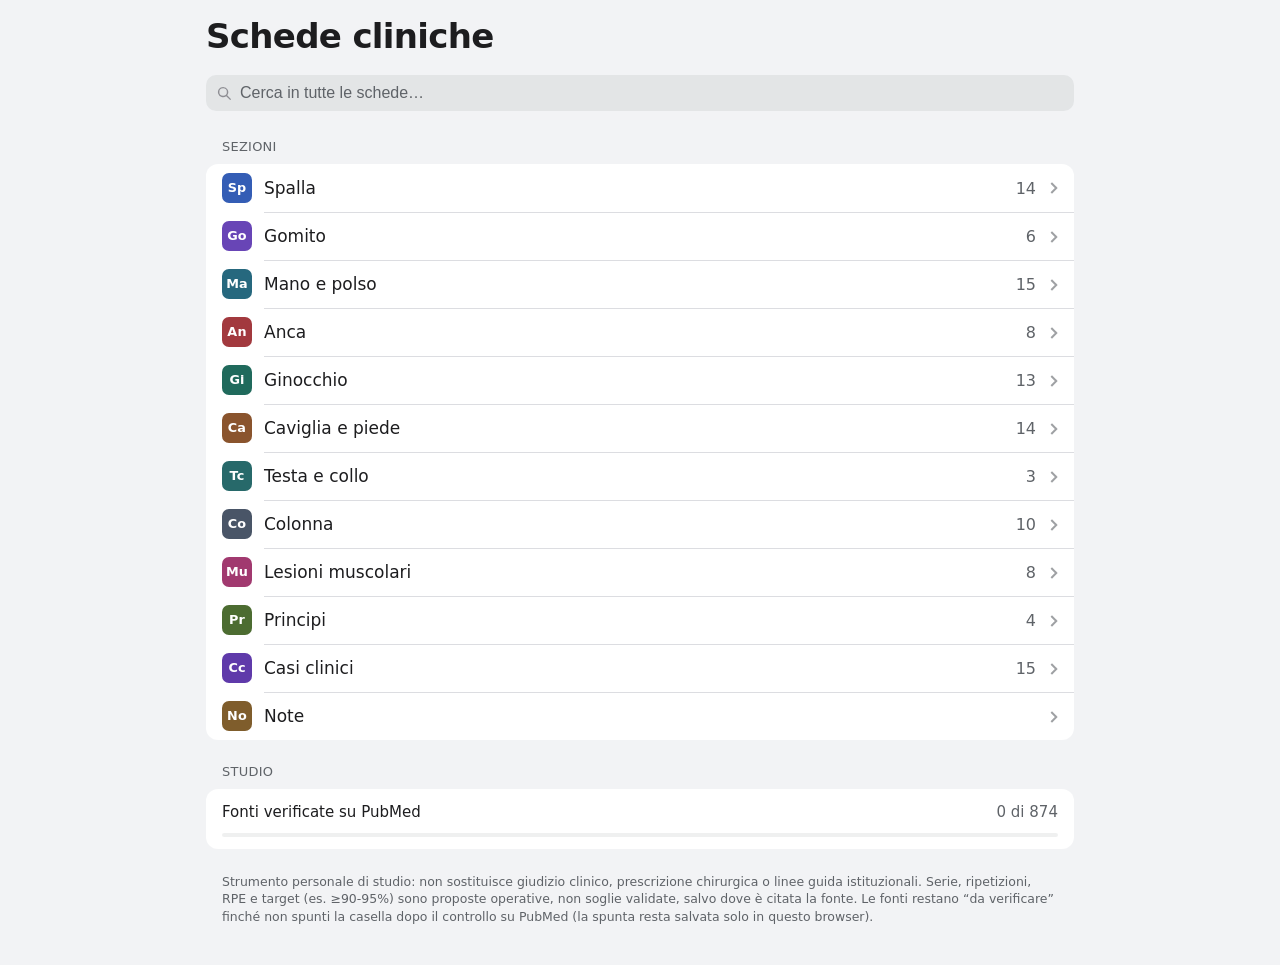
<file: index.html>
<!DOCTYPE html>
<html lang="it">
<head>
<meta charset="utf-8">
<meta name="viewport" content="width=device-width, initial-scale=1, viewport-fit=cover">
<meta name="description" content="Schede cliniche di ortopedia e sport per studio, ripasso e pratica clinica.">
<!-- Colore della barra di stato: uguale allo sfondo in cima alla pagina (--bg), uno per tema -->
<meta name="theme-color" media="(prefers-color-scheme: light)" content="#f2f3f5">
<meta name="theme-color" media="(prefers-color-scheme: dark)" content="#111214">
<meta name="color-scheme" content="light dark">
<title>Schede cliniche · Ortopedia e sport</title>
<!-- Icona: SVG per il browser, PNG 180x180 per la schermata Home di iPhone (iOS arrotonda gli angoli da solo) -->
<link rel="icon" href="img/icon.svg" type="image/svg+xml">
<link rel="apple-touch-icon" href="img/apple-touch-icon.png">
<!-- App installabile e funzionante offline: manifest + service worker (sw.js) -->
<link rel="manifest" href="manifest.webmanifest">
<meta name="apple-mobile-web-app-title" content="Schede cliniche">
<link rel="stylesheet" href="css/style.css">
</head>
<body>
<nav id="nav"></nav>
<div id="cbar"></div>
<div id="hero"></div>
<main>
<input type="search" id="q" placeholder="Cerca patologia, esercizio, test…" aria-label="Cerca">
<div id="tiles"></div>
<div id="list"></div>
<p class="foot">Strumento personale di studio: non sostituisce giudizio clinico, prescrizione chirurgica o linee guida istituzionali. Serie, ripetizioni, RPE e target (es. ≥90-95%) sono proposte operative, non soglie validate, salvo dove è citata la fonte. Le fonti restano “da verificare” finché non spunti la casella dopo il controllo su PubMed (la spunta resta salvata solo in questo browser).</p>
</main>
<button class="top" id="top" aria-label="Torna su">↑</button>

<!-- Ordine di caricamento: NON cambiarlo (fonti e base prima delle sezioni, app per ultima) -->
<script src="js/fonti-corso.js"></script>
<script src="js/schede-base.js"></script>
<script src="js/schede-spalla.js"></script>
<script src="js/schede-gomito.js"></script>
<script src="js/schede-mano.js"></script>
<script src="js/schede-anca.js"></script>
<script src="js/schede-ginocchio.js"></script>
<script src="js/schede-caviglia.js"></script>
<script src="js/schede-testa.js"></script>
<script src="js/schede-colonna.js"></script>
<script src="js/schede-muscoli.js"></script>
<script src="js/schede-principi.js"></script>
<script src="js/app.js"></script>
<script>
// Funzionamento offline: registra il service worker solo su https (sito pubblicato) o su localhost
if("serviceWorker" in navigator && (location.protocol==="https:" || location.hostname==="localhost"))
  navigator.serviceWorker.register("sw.js").catch(()=>{});
</script>
</body>
</html>
</file>
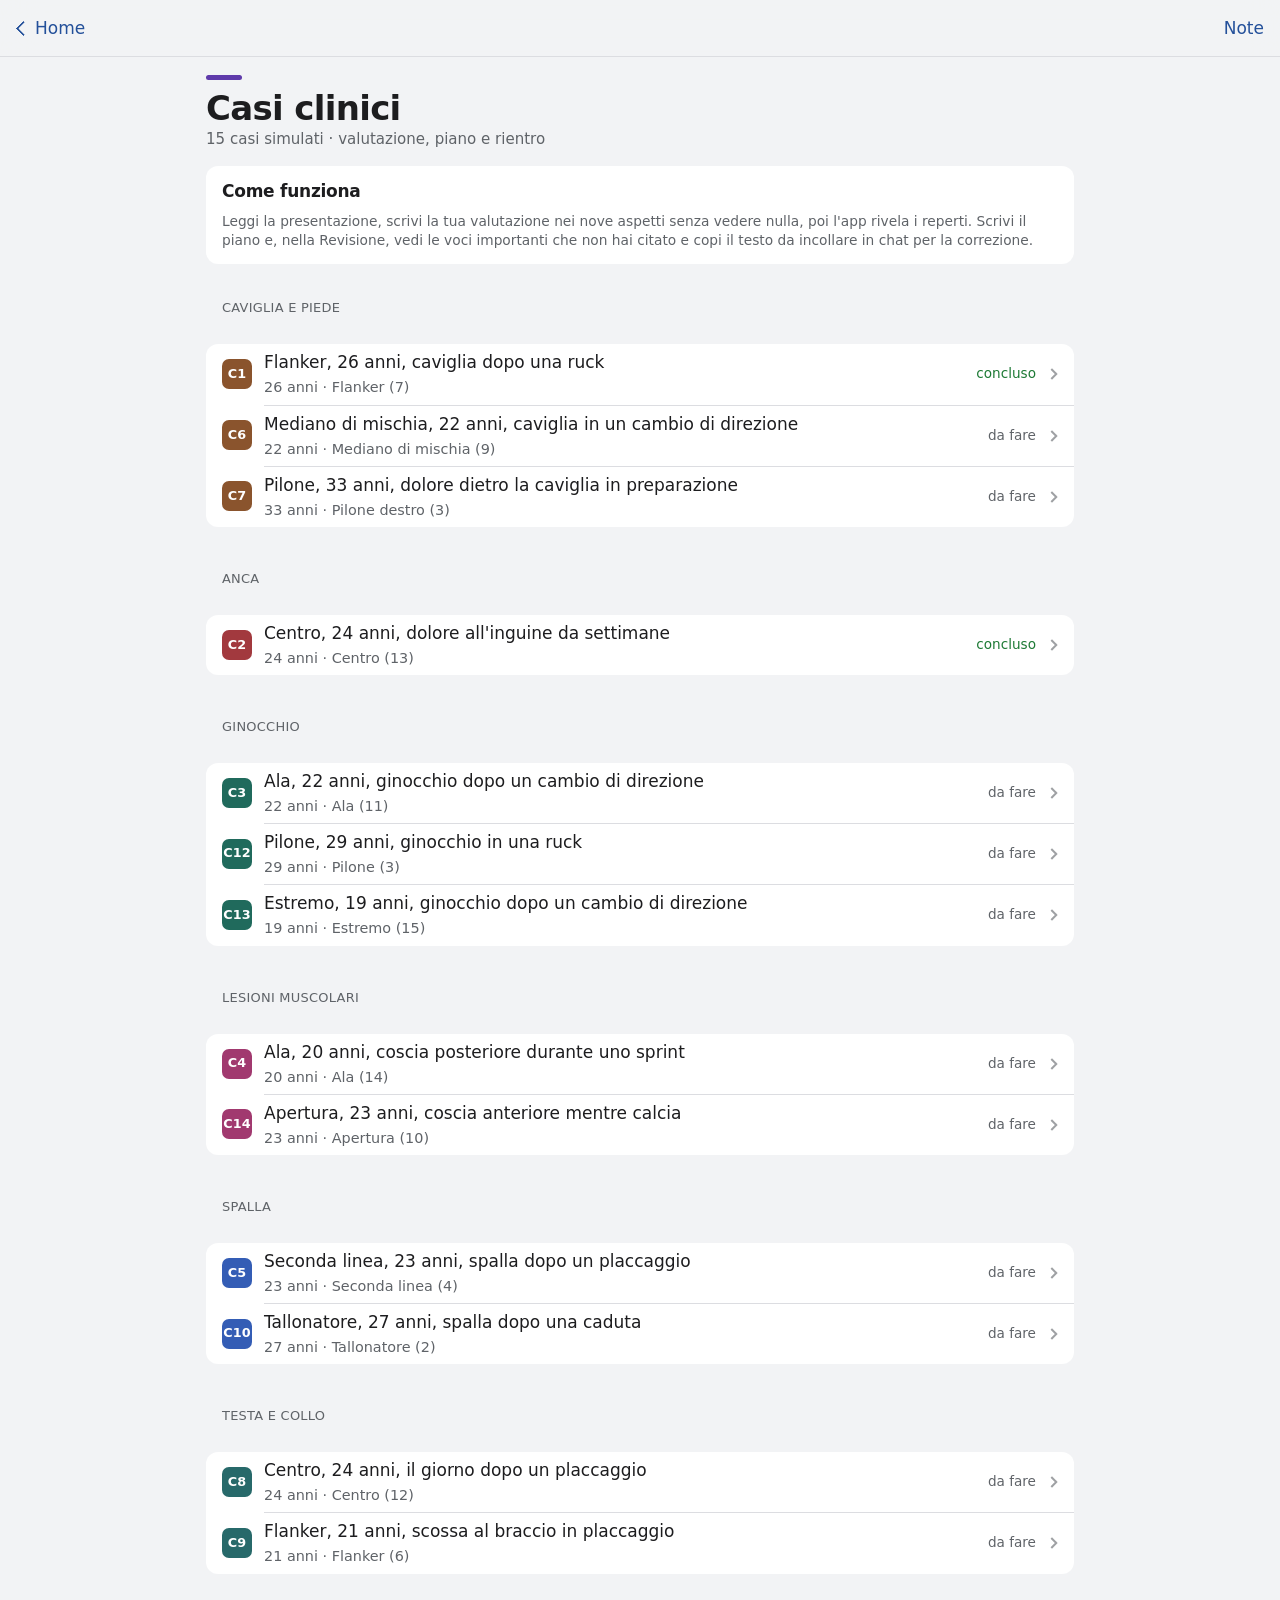
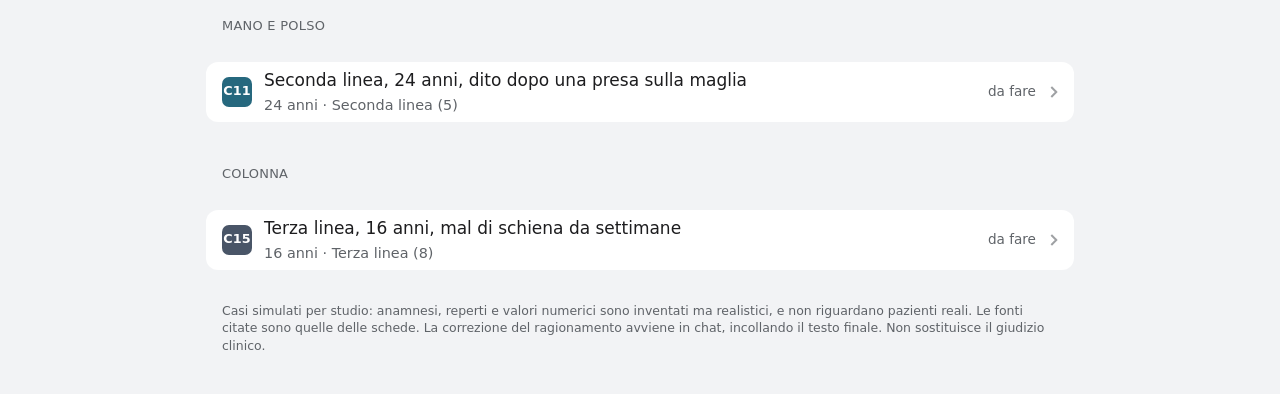
<file: casi.html>
<!DOCTYPE html>
<html lang="it">
<head>
<meta charset="utf-8">
<meta name="viewport" content="width=device-width, initial-scale=1, viewport-fit=cover">
<meta name="description" content="Casi clinici simulati per allenare valutazione, obiettivi, fasi, esercizi e rientro allo sport.">
<meta name="theme-color" media="(prefers-color-scheme: light)" content="#f2f3f5">
<meta name="theme-color" media="(prefers-color-scheme: dark)" content="#111214">
<meta name="color-scheme" content="light dark">
<title>Casi clinici · Schede cliniche</title>
<link rel="icon" href="img/icon.svg" type="image/svg+xml">
<link rel="apple-touch-icon" href="img/apple-touch-icon.png">
<link rel="manifest" href="manifest.webmanifest">
<meta name="apple-mobile-web-app-title" content="Schede cliniche">
<link rel="stylesheet" href="css/style.css">
<link rel="stylesheet" href="css/casi.css">
</head>
<body>
<nav id="nav"></nav>
<div id="hero"></div>
<main>
<div id="view"></div>
<p class="foot">Casi simulati per studio: anamnesi, reperti e valori numerici sono inventati ma realistici, e non riguardano pazienti reali. Le fonti citate sono quelle delle schede. La correzione del ragionamento avviene in chat, incollando il testo finale. Non sostituisce il giudizio clinico.</p>
</main>

<!-- Ordine di caricamento: prima i dati dei casi, poi la logica -->
<script src="js/casi-dati.js"></script>
<script src="js/casi.js"></script>
<script>
if("serviceWorker" in navigator && (location.protocol==="https:" || location.hostname==="localhost"))
  navigator.serviceWorker.register("sw.js").catch(()=>{});
</script>
</body>
</html>
</file>
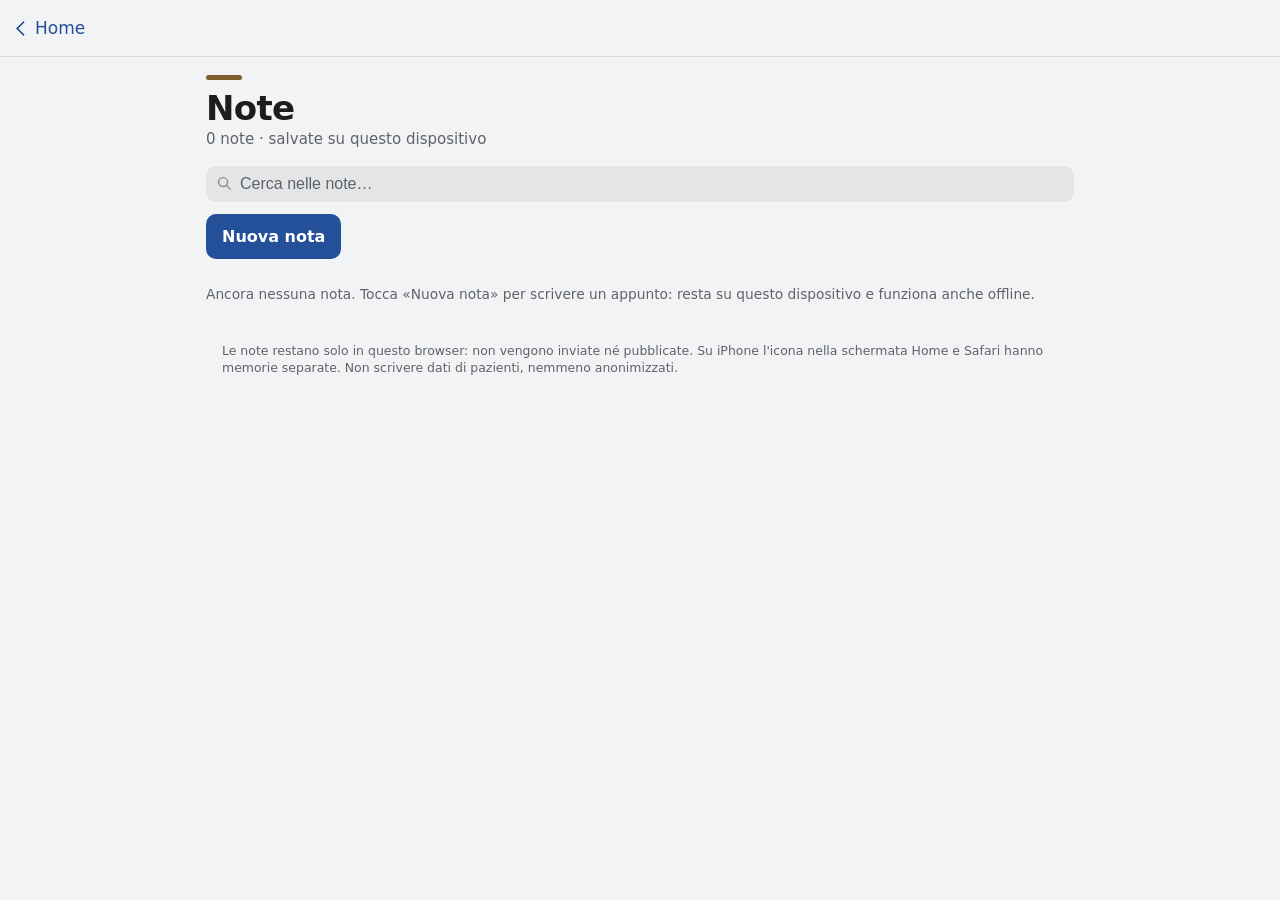
<file: note.html>
<!DOCTYPE html>
<html lang="it">
<head>
<meta charset="utf-8">
<meta name="viewport" content="width=device-width, initial-scale=1, viewport-fit=cover">
<meta name="description" content="Note personali di studio, salvate solo su questo dispositivo.">
<meta name="theme-color" media="(prefers-color-scheme: light)" content="#f2f3f5">
<meta name="theme-color" media="(prefers-color-scheme: dark)" content="#111214">
<meta name="color-scheme" content="light dark">
<title>Note · Schede cliniche</title>
<link rel="icon" href="img/icon.svg" type="image/svg+xml">
<link rel="apple-touch-icon" href="img/apple-touch-icon.png">
<link rel="manifest" href="manifest.webmanifest">
<meta name="apple-mobile-web-app-title" content="Schede cliniche">
<link rel="stylesheet" href="css/style.css">
<link rel="stylesheet" href="css/casi.css">
</head>
<body>
<nav id="nav"></nav>
<div id="hero"></div>
<main>
<div id="view"></div>
<p class="foot">Le note restano solo in questo browser: non vengono inviate né pubblicate. Su iPhone l'icona nella schermata Home e Safari hanno memorie separate. Non scrivere dati di pazienti, nemmeno anonimizzati.</p>
</main>

<!-- I dati dei casi servono solo per il titolo del caso collegato a una nota -->
<script src="js/casi-dati.js"></script>
<script src="js/note.js"></script>
<script>
if("serviceWorker" in navigator && (location.protocol==="https:" || location.hostname==="localhost"))
  navigator.serviceWorker.register("sw.js").catch(()=>{});
</script>
</body>
</html>
</file>
<file: css/style.css>
/* Grafica in stile iOS, neutra e professionale: grigio chiaro e bianco, un solo accento blu profondo, colori di sezione smorzati.
   --acf: sfondo pieno sotto testo bianco. --dtp: quanta tinta di sezione tenere nel testo colorato (il resto è --tx). */
:root{--bg:#f2f3f5;--card:#fff;--card2:#f2f3f5;--tx:#1d1d1f;--mu:#5f6368;--ln:#dcdde1;--fill:rgba(60,64,72,.08);--hl:#ebecef;--ac:#24509a;--acf:#24509a;--red:#c0000f;--yel:#8a6100;--ok:#1d7a35;--dtp:85%;--mat:rgba(242,243,245,.82);--lil:#eaf0f8;--tint:#4b5563;--tp:60%;box-sizing:border-box;padding-top:env(safe-area-inset-top,0px);padding-bottom:env(safe-area-inset-bottom,0px)}
@media (prefers-color-scheme:dark){:root:not([data-theme="light"]){--bg:#111214;--card:#1c1d20;--card2:#2a2b2f;--tx:#f2f3f5;--mu:#a1a3a8;--ln:#34363b;--fill:rgba(160,165,175,.16);--hl:#2a2b2f;--ac:#8db4ff;--acf:#24509a;--red:#ff6961;--yel:#ffd426;--ok:#5fd37f;--dtp:62%;--mat:rgba(17,18,20,.82);--lil:#1f2733;--tint:#e5e7eb;--tp:55%}}
:root[data-theme="dark"]{--bg:#111214;--card:#1c1d20;--card2:#2a2b2f;--tx:#f2f3f5;--mu:#a1a3a8;--ln:#34363b;--fill:rgba(160,165,175,.16);--hl:#2a2b2f;--ac:#8db4ff;--acf:#24509a;--red:#ff6961;--yel:#ffd426;--ok:#5fd37f;--dtp:62%;--mat:rgba(17,18,20,.82);--lil:#1f2733;--tint:#e5e7eb;--tp:55%}
*{box-sizing:border-box}
/* Tocco da app: niente flash grigio di sistema, niente attesa del doppio tocco, niente selezione del testo dei controlli */
html{-webkit-tap-highlight-color:transparent}
a,button,label,.nv,.row,.cb-s a{touch-action:manipulation}
button,.nv,.row,.cb-s a,.tag,.bd,.nw{-webkit-user-select:none;user-select:none;-webkit-touch-callout:none}
body{margin:0;background:var(--bg);color:var(--tx);font:16px/1.47 -apple-system,BlinkMacSystemFont,system-ui,"Segoe UI",Roboto,sans-serif;-webkit-text-size-adjust:100%;-webkit-font-smoothing:antialiased;overflow-x:clip}
main{max-width:900px;margin:auto;padding:4px 16px 40px}

/* Barre traslucide (materiale): il contenuto scorre sotto, sfocato */
#nav,#cbar,.top{background:var(--bg)}
@supports ((backdrop-filter:blur(1px)) or (-webkit-backdrop-filter:blur(1px))){#nav,#cbar,.top{background:var(--mat);-webkit-backdrop-filter:blur(20px) saturate(180%);backdrop-filter:blur(20px) saturate(180%)}}
@media (prefers-reduced-transparency:reduce){#nav,#cbar,.top{background:var(--bg);-webkit-backdrop-filter:none;backdrop-filter:none}}
#nav{position:sticky;top:0;z-index:5;display:flex;gap:8px;overflow-x:auto;padding:8px 16px;border-bottom:.5px solid var(--ln);white-space:nowrap;scrollbar-width:none;overscroll-behavior-x:contain}
#nav::-webkit-scrollbar{display:none}
.nv{cursor:pointer;padding:8px 14px;border-radius:99px;background:var(--fill);font-size:.94rem;font-weight:500;color:var(--tx);flex:0 0 auto;text-decoration:none}
.nv.on{background:var(--acf);color:#fff}
/* Pagina della scheda: "‹ Indietro" a sinistra, titolo piccolo al centro che compare quando il titolo grande esce dallo schermo */
body.det #nav{overflow:visible;min-height:52px;align-items:center}
.back{display:flex;align-items:center;gap:4px;border:0;background:none;color:var(--ac);font:inherit;font-size:1.0625rem;padding:6px 8px 6px 0;margin-left:-4px;cursor:pointer;min-height:40px;min-width:40px}
.bl{display:block;max-width:150px;white-space:nowrap;overflow:hidden;text-overflow:ellipsis;transition:max-width 200ms ease-out,opacity 150ms ease-out}
#nav.tt .bl{max-width:0;opacity:0}
.bk{flex:0 0 auto;width:11px;height:11px;border:solid currentColor;border-width:0 0 2.5px 2.5px;transform:rotate(45deg);margin:0 2px 0 6px;border-radius:1px}
.nt{position:absolute;left:50%;transform:translateX(-50%);max-width:calc(100% - 112px);white-space:nowrap;overflow:hidden;text-overflow:ellipsis;font-weight:600;font-size:1.0625rem;opacity:0;transition:opacity 150ms ease-out;pointer-events:none}
#nav.tt .nt{opacity:1}
body.det #q{display:none}
body.home #nav{display:none}
body:not(.det):not(.home) #nav{min-height:52px;align-items:center;overflow:visible}
/* Patologie di una sezione: una card per patologia, ben separate */
.lst{display:flex;flex-direction:column;gap:8px;margin:10px 0}
.lst .sr{background:var(--card);border-radius:12px;padding-left:16px;box-shadow:0 1px 2px rgba(0,0,0,.04)}
.lst .sr .rw{border-top:0!important;min-height:60px;padding-top:14px;padding-bottom:14px}
.lst .sr .rw b{font-weight:600}
.lst .sr .chev{border-color:var(--dt)}
.dh{padding-top:14px}
.dk{display:block;color:var(--dt);font-size:.78rem;font-weight:700;text-transform:uppercase;letter-spacing:.06em}
.dh h1{font-size:1.75rem;line-height:1.15;font-weight:700;letter-spacing:-.02em;margin:8px 0 6px}
.dh h1 .nw{vertical-align:6px}
article.sc{margin-top:12px}

/* Barra della scheda aperta, sotto la barra delle sezioni */
#cbar{position:fixed;left:0;right:0;z-index:4;border-bottom:.5px solid var(--ln);opacity:0;transform:translateY(-6px);pointer-events:none;transition:opacity 180ms ease-out,transform 180ms ease-out}
#cbar.on{opacity:1;transform:none;pointer-events:auto}
.cb-in{max-width:900px;margin:auto;padding:8px 16px}
.cb-s{display:flex;gap:6px;overflow-x:auto;scrollbar-width:none;overscroll-behavior-x:contain}.cb-s::-webkit-scrollbar{display:none}
.cb-s a{flex:0 0 auto;max-width:14em;overflow:hidden;text-overflow:ellipsis;white-space:nowrap;padding:7px 12px;border-radius:99px;background:var(--fill);color:var(--tx);font-size:.82rem;font-weight:500;cursor:pointer}
.cb-s a.on{background:var(--acf);color:#fff}

/* Titolo grande (large title) */
#hero{max-width:900px;margin:auto;padding:0 16px}
.hero h1,.ph h1{font-size:2.125rem;line-height:1.1;font-weight:700;letter-spacing:-.02em;margin:18px 0 4px}
/* Colore del distretto integrato: barretta sopra il titolo della sezione, occhiello colorato nella scheda, frecce delle card */
.ph,.dh,.lst .sr{--dt:color-mix(in srgb,var(--dc) var(--tp),var(--tint))}
.ph{padding-top:18px}
.ph::before{content:"";display:block;width:36px;height:5px;border-radius:99px;background:var(--dt)}
.ph h1{margin:10px 0 2px}.ph p{margin:2px 0 0;color:var(--mu);font-size:.94rem;line-height:1.35}

/* Campo di ricerca iOS: grigio, senza bordo, con la lente */
input[type=search]{-webkit-appearance:none;appearance:none;width:100%;padding:9px 12px 9px 34px;border:0;border-radius:10px;background:var(--fill) url("data:image/svg+xml,%3Csvg xmlns='http://www.w3.org/2000/svg' viewBox='0 0 16 16'%3E%3Cpath fill='%238e8e93' d='M6.5 1a5.5 5.5 0 0 1 4.38 8.82l3.65 3.65a.75.75 0 1 1-1.06 1.06l-3.65-3.65A5.5 5.5 0 1 1 6.5 1Zm0 1.5a4 4 0 1 0 0 8 4 4 0 0 0 0-8Z'/%3E%3C/svg%3E") 11px 50%/15px no-repeat;color:var(--tx);font-size:1rem;margin:12px 0 4px;outline:none}
input[type=search]::placeholder{color:var(--mu)}
input[type=search]:focus-visible{box-shadow:0 0 0 3px color-mix(in srgb,var(--ac) 35%,transparent)}

/* Gruppi ed elenchi (come l'app Impostazioni) */
.gh{font-size:.81rem;color:var(--mu);text-transform:uppercase;letter-spacing:.02em;margin:22px 16px 7px}
.grp{background:var(--card);border-radius:12px;overflow:hidden;overflow:clip;margin:8px 0}
.row{display:flex;align-items:center;gap:12px;padding:0 0 0 16px;color:var(--tx);text-decoration:none;cursor:pointer}
/* Sigla della sezione: due lettere bianche su colore pieno */
.ri{flex:0 0 auto;width:30px;height:30px;border-radius:7px;background:color-mix(in srgb,var(--dc) 60%,#4b5563);color:#fff;display:grid;place-items:center;font-size:.8rem;font-weight:700;letter-spacing:.01em;line-height:1}
.rw{flex:1;min-width:0;display:flex;align-items:center;gap:8px;min-height:48px;padding:6px 16px 6px 0}
.row+.row .rw{border-top:.5px solid var(--ln)}
.sr .rw{min-height:52px;padding-top:10px;padding-bottom:10px}.sr .rw b{font-size:1.0625rem;line-height:1.3}
.rw b{flex:1;font-weight:400;font-size:1.0625rem}
.rc,.tag{flex:0 0 auto;color:var(--mu);font-size:1rem;white-space:nowrap}
.chev{flex:0 0 auto;width:8px;height:8px;border:solid color-mix(in srgb,var(--mu) 60%,transparent);border-width:2px 2px 0 0;transform:rotate(45deg);margin:0 2px 0 4px;transition:transform 200ms ease-out}
.pgc{padding:12px 16px}.pgr{display:flex;justify-content:space-between;gap:10px;font-size:.94rem}.pgr span:last-child{color:var(--mu)}
.pg{height:4px;border-radius:99px;background:var(--fill);overflow:hidden;margin-top:9px}.pg div{height:100%;background:var(--ok);border-radius:99px}

/* Etichetta NUOVA */
.nw{display:inline-block;font-size:.66rem;font-weight:700;letter-spacing:.03em;color:var(--ac);background:color-mix(in srgb,var(--ac) 12%,transparent);border-radius:99px;padding:2px 7px;margin-left:7px;vertical-align:2px}
.body{padding:2px 16px 20px}
.body>h3:first-child,.body>.keyb:first-child{margin-top:14px}

/* Contenuto della scheda: gerarchia con dimensione e peso, non con bordi */
h3{font-size:1.25rem;font-weight:700;letter-spacing:-.015em;line-height:1.25;margin:30px 0 10px}
.keyb{background:var(--lil);border-radius:12px;padding:12px 14px;margin-top:8px}
.keyb b{font-size:.81rem;font-weight:600;color:var(--tx)}
.keyb ul{margin-top:6px}
.mat{display:flex;flex-wrap:wrap;gap:6px;margin-top:10px}.mat span{font-size:.78rem;color:color-mix(in srgb,var(--mu) 75%,var(--tx));background:var(--fill);border-radius:99px;padding:3px 10px}
ul{margin:4px 0;padding-left:20px}li{margin:4px 0}li::marker{color:var(--mu)}
.fl{padding:9px 12px;border-radius:10px;margin:0;font-size:.94rem}
.fl.r{background:color-mix(in srgb,var(--red) 11%,var(--card))}.fl.y{background:color-mix(in srgb,var(--yel) 13%,var(--card))}
.fl b{display:block;font-size:.78rem;font-weight:600}.fl.r b{color:var(--red)}.fl.y b{color:var(--yel)}
.flg{display:grid;gap:8px;grid-template-columns:1fr}@media(min-width:640px){.flg{grid-template-columns:1fr 1fr}}
.wrap{overflow-x:auto;-webkit-overflow-scrolling:touch;margin:6px 0;
/* Ombra sul bordo che ha ancora contenuto da scorrere: i due strati "local" la coprono quando sei arrivato in fondo */
background:linear-gradient(90deg,var(--card) 30%,transparent) left/28px 100% no-repeat local,linear-gradient(270deg,var(--card) 30%,transparent) right/28px 100% no-repeat local,radial-gradient(farthest-side at 0 50%,color-mix(in srgb,var(--tx) 18%,transparent),transparent) left/12px 100% no-repeat scroll,radial-gradient(farthest-side at 100% 50%,color-mix(in srgb,var(--tx) 18%,transparent),transparent) right/12px 100% no-repeat scroll}
table{border-collapse:collapse;width:100%;font-size:.9rem;min-width:520px}
th,td{border:0;border-bottom:.5px solid var(--ln);padding:9px 10px 9px 0;text-align:left;vertical-align:top}
th{font-size:.78rem;font-weight:600;color:var(--mu);padding-top:4px}
tr:last-child td{border-bottom:0}
/* Sottotitolo dentro un capitolo (tabelle e sezioni extra) */
.tt{font-weight:650;font-size:1.02rem;margin:20px 0 4px}
h3+.tt{margin-top:6px}
.crit{display:grid;gap:10px;margin:8px 0}@media(min-width:700px){.crit.two{grid-template-columns:1fr 1fr}}
.cr,.ex,.pre,table.fz tr{background:var(--card2);border-radius:12px}
.cr{padding:12px 14px}.cr>b{font-weight:600}
.cr dl{margin:6px 0 0;display:grid;grid-template-columns:100px 1fr;gap:4px 10px;font-size:.9rem}.cr dt{color:var(--mu);font-weight:500}.cr dd{margin:0}
@media(max-width:480px){.cr dl{grid-template-columns:1fr;gap:0}.cr dt{font-size:.78rem;margin-top:8px}.cr dt:first-child{margin-top:2px}}
.pre{padding:12px 14px;margin:10px 0}.pre b{font-size:.81rem;font-weight:600}
.exg{display:grid;gap:10px;margin:8px 0}@media(min-width:700px){.exg{grid-template-columns:1fr 1fr}}
.ex{padding:12px 14px}
.eh{display:flex;justify-content:space-between;gap:8px;align-items:flex-start}.eh b{font-size:1rem;font-weight:600;line-height:1.3}
/* Tipo di esercizio: un colore per tipo, usato per badge, puntini e chip */
.ex,.ch,.dt{--k:#047857}.ki{--k:#6d5bd0}.kp{--k:#b45309}.kc{--k:#1f6fd0}.km{--k:#6b7280}
.bd{font-size:.7rem;font-weight:600;border-radius:99px;padding:2px 9px;color:#fff;background:var(--k);white-space:nowrap}
.pl{display:flex;gap:6px;flex-wrap:wrap;margin:8px 0}.pl span{background:var(--card);border-radius:7px;padding:2px 8px;font-size:.82rem;font-variant-numeric:tabular-nums}
.ex p{margin:4px 0;font-size:.9rem}.ex p b{font-weight:600}
.ch{display:inline-flex;align-items:center;gap:6px;background:var(--fill);border-radius:8px;padding:2px 9px;margin:2px 2px 2px 0;font-size:.8rem}
.ch::before{content:"";flex:0 0 auto;width:7px;height:7px;border-radius:50%;background:var(--k)}
/* Percorso per fasi su telefono: ogni riga della tabella diventa una card verticale (Fase → Obiettivi → Criteri → Esercizi) */
@media(max-width:640px){
table.fz,table.fz tbody,table.fz tr,table.fz td{display:block;width:auto}
table.fz{min-width:0}
table.fz tr:first-child{display:none}
table.fz tr{padding:12px 14px;margin:0 0 10px}
table.fz td{border:0;padding:0;margin-top:10px}
table.fz td:first-child{margin:0;padding-bottom:9px;border-bottom:.5px solid var(--ln)}
table.fz td:first-child .fn{font-size:1.06rem}
table.fz .ch{background:var(--card)}
table.fz td[data-l]::before{content:attr(data-l);display:block;font-size:.78rem;font-weight:500;color:var(--mu);margin-bottom:2px}
}
.mx th,.mx td{text-align:center}.mx th:first-child,.mx td:first-child{text-align:left}.mx{min-width:0}.mx th,.mx td{padding:7px 4px}.ev-c{min-width:0}
.dt{display:inline-block;width:12px;height:12px;border-radius:50%;background:var(--k)}
.lg{display:flex;flex-wrap:wrap;gap:12px;font-size:.8rem;color:var(--mu);margin:10px 0 4px}.lg span{display:flex;align-items:center;gap:5px}
.fn{font-weight:600}.fw{color:var(--mu);font-size:.82rem;display:block}
.src{display:flex;gap:12px;align-items:flex-start;padding:4px 0;font-size:.94rem;border-bottom:.5px solid var(--ln)}.src:last-child{border-bottom:0}
.src a{color:var(--ac);text-decoration:none}
.src input{flex:0 0 auto;width:22px;height:22px;margin:9px 0 0;accent-color:var(--ok);cursor:pointer}
.src label{display:inline-block;padding:6px 0 6px;color:var(--mu);font-size:.81rem;cursor:pointer}.src .cm{font-size:.75rem;color:var(--ok);font-weight:600}
.src>div{padding-top:7px}
.qst{padding:8px 0;font-size:.94rem;border-bottom:.5px solid var(--ln)}.qst:last-child{border-bottom:0}.qst a{color:var(--ac);text-decoration:none}.qst .cm{display:block;margin-top:2px;font-size:.78rem;color:var(--mu);font-weight:400}
.note{font-size:.81rem;color:var(--mu);margin-top:12px;line-height:1.4}
.empty{color:var(--mu);text-align:center;padding:30px 0}
.ev-c td:nth-child(2){font-weight:600}
.r-c{color:var(--ok)}.r-s{color:var(--yel)}.r-e{color:var(--red)}
.foot{font-size:.78rem;color:var(--mu);margin:24px 16px 0;line-height:1.4}
.top{position:fixed;right:16px;bottom:calc(16px + env(safe-area-inset-bottom,0px));width:44px;height:44px;border-radius:50%;border:.5px solid var(--ln);color:var(--tx);font-size:1.1rem;box-shadow:0 4px 16px rgba(0,0,0,.12);cursor:pointer;display:none}

/* Risposta immediata alla pressione: le righe si illuminano, i controlli si stringono appena */
.nv,.top,.cb-s a{transition:transform 100ms ease-out,background-color 100ms ease-out}
.nv:active,.top:active,.cb-s a:active{transform:scale(.95)}
.row:active{background:var(--hl)}
.back:active{opacity:.5}
@media (prefers-reduced-motion:reduce){#cbar{transform:none}.chev{transition:none}.nv:active,.top:active,.cb-s a:active{transform:none}}

/* Esame del distretto: riquadro pieno nel colore della sezione sopra l'elenco, pagina a tappe con etichette per ogni test */
.vb{position:relative;display:grid;gap:2px;margin:14px 0 4px;padding:14px 40px 15px 16px;border-radius:14px;text-decoration:none;color:#fff;background:color-mix(in srgb,var(--dc) 82%,#000)}
.vb .vbk{font-size:.75rem;font-weight:600;text-transform:uppercase;letter-spacing:.06em;opacity:.85}
.vb b{font-size:1.15rem;line-height:1.25}
.vb .vbs{font-size:.86rem;opacity:.9}
.vb .chev{position:absolute;right:18px;top:50%;margin-top:-4px;border-color:rgba(255,255,255,.85)}
.vb:active{filter:brightness(.92)}
.vf{display:flex;flex-wrap:wrap;gap:8px;margin:16px 0 4px}
.vf button{font:inherit;font-size:.88rem;padding:7px 13px;border-radius:99px;border:1px solid var(--ln);background:var(--card);color:var(--tx);cursor:pointer}
.vf button.on{background:color-mix(in srgb,var(--dc) 82%,#000);border-color:transparent;color:#fff}
.vl{display:grid;gap:5px;margin:12px 0 4px;font-size:.8rem;color:var(--mu)}
.vl span{display:flex;align-items:baseline;gap:8px}
.vl .vt{flex:0 0 auto}
.vt{display:inline-block;font-style:normal;font-size:.72rem;font-weight:650;letter-spacing:.01em;padding:2px 8px;border-radius:99px;white-space:nowrap}
.vt-e{background:color-mix(in srgb,var(--ok) 16%,var(--card));color:var(--ok)}
.vt-c{background:color-mix(in srgb,var(--ac) 16%,var(--card));color:var(--ac)}
.vt-m{background:color-mix(in srgb,#7c3aed 15%,var(--card));color:color-mix(in srgb,#7c3aed 75%,var(--tx))}
.vt-o{background:color-mix(in srgb,var(--yel) 18%,var(--card));color:color-mix(in srgb,var(--yel) 80%,var(--tx))}
.vt-n{background:var(--fill);color:var(--mu)}
details.vq{background:var(--card2);border-radius:12px;padding:10px 14px;margin:8px 0}
details.vq summary{font-weight:600;cursor:pointer}
details.tp{background:var(--card2);border-radius:14px;margin:10px 0;overflow:hidden}
details.tp>summary{display:flex;align-items:center;gap:12px;padding:13px 14px;cursor:pointer;list-style:none}
details.tp>summary::-webkit-details-marker{display:none}
details.tp>summary::after{content:"";width:8px;height:8px;border:solid var(--mu);border-width:0 2px 2px 0;transform:rotate(45deg);margin:-4px 4px 0 0;transition:transform 200ms ease-out}
details.tp[open]>summary::after{transform:rotate(225deg);margin-top:4px}
.tn{flex:0 0 auto;width:28px;height:28px;border-radius:50%;display:grid;place-items:center;font-weight:700;font-size:.9rem;color:#fff;background:color-mix(in srgb,var(--dc) 82%,#000)}
.tl{flex:1;font-weight:650;line-height:1.25}
.tc{font-size:.8rem;color:var(--mu);font-variant-numeric:tabular-nums}
.tb{padding:0 12px 12px;display:grid;gap:10px}
.tb .flg{margin:0}
.tb .tt.vg{margin:8px 2px 0;font-size:.95rem}
.vc{background:var(--card);border-radius:12px;padding:12px 14px}
.vh{display:flex;flex-wrap:wrap;align-items:baseline;justify-content:space-between;gap:6px 10px}
.vh b{line-height:1.3}
.vh span{display:flex;gap:5px;flex-wrap:wrap}
.vc dl{margin:6px 0 0;font-size:.9rem}
.vc dt{color:var(--mu);font-weight:500;font-size:.78rem;margin-top:8px}
.vc dd{margin:0}
.vsit{margin-top:8px;font-size:.75rem;color:var(--mu)}
@media (prefers-reduced-motion:reduce){details.tp>summary::after{transition:none}}
</file>
<file: css/casi.css>
/* Casi clinici: stessi colori e tema dell'app (variabili di style.css). Reperti in carattere monospazio, come su un referto. */
.cv{display:flex;flex-direction:column;gap:12px;margin:12px 0}
.ccard{background:var(--card);border-radius:12px;padding:14px 16px;display:flex;flex-direction:column;gap:10px}
.ccard h2,.ccard h3{margin:0;font-size:1.0625rem;line-height:1.3}
.ccard p{margin:0}
.ctx{font-size:1.02rem;line-height:1.55}
.chips{display:flex;flex-wrap:wrap;gap:6px}
.chip{font-size:.8rem;border-radius:99px;padding:3px 10px;color:var(--mu);background:var(--fill)}
.hint{font-size:.86rem;color:var(--mu);line-height:1.4}
.ctabs{position:sticky;top:calc(52px + env(safe-area-inset-top,0px));z-index:4;display:grid;grid-template-columns:repeat(4,1fr);gap:2px;background:var(--fill);border-radius:9px;padding:2px;margin:10px 0 0}
.ctabs button{font:inherit;font-size:.9rem;font-weight:500;border:0;background:transparent;color:var(--tx);padding:7px 2px;border-radius:7px;cursor:pointer;min-width:0;touch-action:manipulation}
.ctabs button[aria-selected="true"]{background:var(--card);box-shadow:0 1px 3px rgba(0,0,0,.12);font-weight:600}
.ctabs button:disabled{color:var(--mu);opacity:.5;cursor:default}
.cbtn{font:inherit;font-weight:600;border:0;border-radius:10px;padding:11px 16px;background:var(--acf);color:#fff;cursor:pointer;touch-action:manipulation;align-self:flex-start}
.cbtn.gs{background:transparent;color:var(--ac);box-shadow:inset 0 0 0 1px var(--ac)}
.cbtn.wn{background:var(--red)}
.cbtn.sm{padding:8px 12px;font-size:.9rem}
.crow{display:flex;gap:8px;flex-wrap:wrap}
.ccard label,.sl{font-weight:600;font-size:.86rem;color:var(--mu)}
.ccard label.big{font-size:1rem;color:var(--tx)}
.cv textarea,.cv input[type=text]{font:inherit;font-size:16px;width:100%;background:var(--bg);color:var(--tx);border:.5px solid var(--ln);border-radius:9px;padding:9px 11px}
.cv textarea{min-height:84px;resize:vertical}
.cv textarea[readonly]{opacity:.75}
.fld{display:flex;flex-direction:column;gap:4px;min-width:0}
.g2{display:grid;grid-template-columns:1fr 1fr;gap:8px}
@media (max-width:520px){.g2{grid-template-columns:1fr}}
.fase{border-left:4px solid var(--ac)}
.ex2{display:flex;flex-direction:column;gap:8px;border-radius:10px;padding:10px;background:var(--bg)}
.bar{display:flex;gap:8px;align-items:center;justify-content:space-between;flex-wrap:wrap}
.eyb{font-size:.78rem;letter-spacing:.06em;text-transform:uppercase;color:var(--mu);font-weight:600}
.xb{font:inherit;font-size:.85rem;border:0;background:transparent;color:var(--red);cursor:pointer;padding:4px 6px}
.cat{background:var(--card);border-radius:12px;overflow:hidden}
.cat summary{cursor:pointer;padding:12px 16px;font-weight:600;list-style:none;display:flex;justify-content:space-between}
.cat summary::-webkit-details-marker{display:none}
.it{border-top:.5px solid var(--ln);padding:10px 16px 12px;display:flex;flex-direction:column;gap:6px}
.ith{display:flex;justify-content:space-between;gap:10px;font-weight:500}
.ok{color:var(--ok);font-size:.82rem;font-weight:600;white-space:nowrap}
.no{color:var(--mu);font-size:.82rem;white-space:nowrap}
.find{font-family:ui-monospace,"SF Mono",Menlo,Consolas,monospace;font-size:.84rem;line-height:1.55;background:var(--lil);border-left:3px solid var(--ac);padding:8px 10px;border-radius:0 6px 6px 0;overflow-wrap:anywhere}
.gap{border-radius:10px;padding:10px 12px;display:flex;flex-direction:column;gap:3px;background:color-mix(in srgb,var(--yel) 14%,var(--card));border-left:4px solid var(--yel)}
.gap.g{background:color-mix(in srgb,var(--ok) 12%,var(--card));border-left-color:var(--ok)}
.gap small{color:var(--mu);font-size:.8rem}
.glist{list-style:none;margin:0;padding:0;display:flex;flex-direction:column;gap:8px}
.stat{display:flex;gap:8px;flex-wrap:wrap}
.stat div{flex:1 1 120px;border-radius:10px;padding:10px;background:var(--bg)}
.stat strong{display:block;font-size:1.35rem;font-variant-numeric:tabular-nums}
.stat span{font-size:.8rem;color:var(--mu)}
.sum{font-family:ui-monospace,"SF Mono",Menlo,Consolas,monospace;font-size:.78rem!important;min-height:220px!important}
.diag{font-weight:600;line-height:1.45}
.st{font-size:.85rem;color:var(--mu);white-space:nowrap}
.st.on{color:var(--ac)}.st.fin{color:var(--ok)}
.rw .sub{display:block;font-weight:400;color:var(--mu);font-size:.9rem;margin-top:2px}
.rw .tx{flex:1;min-width:0}
.toast{position:fixed;left:50%;transform:translateX(-50%);bottom:calc(16px + env(safe-area-inset-bottom,0px));background:var(--tx);color:var(--bg);padding:9px 14px;border-radius:10px;font-size:.88rem;z-index:20}
.cv button:focus-visible,.ctabs button:focus-visible,.cv textarea:focus-visible,.cv input:focus-visible,.cat summary:focus-visible{outline:2px solid var(--ac);outline-offset:2px}
a.cbtn,a.back{text-decoration:none}
a.cbtn{display:inline-block}
/* Note personali (note.html) e collegamento "Note" nella barra dei casi */
.nlk{margin-left:auto;align-self:center;color:var(--ac);text-decoration:none;font-size:1.0625rem;padding:6px 0 6px 12px;min-height:40px;display:flex;align-items:center}
.nlk:active{opacity:.5}
.cv input[type=search]{margin:0}
.nl{margin:0;gap:8px}
.nr{color:var(--tx);text-decoration:none;gap:4px}
.nr:active{background:var(--hl)}
.nr b{font-size:1.0625rem;line-height:1.3;overflow-wrap:anywhere}
.nx{color:var(--mu);font-size:.94rem;line-height:1.4;overflow:hidden;display:-webkit-box;-webkit-line-clamp:2;-webkit-box-orient:vertical;overflow-wrap:anywhere}
.nfil{flex-direction:row;align-items:center;justify-content:space-between;flex-wrap:wrap}
.cv input.nti{font-size:1.25rem;font-weight:600;border:0;background:transparent;padding:4px 0}
.cv textarea.ntx{min-height:220px;line-height:1.5;resize:none;overflow:hidden}
</file>
